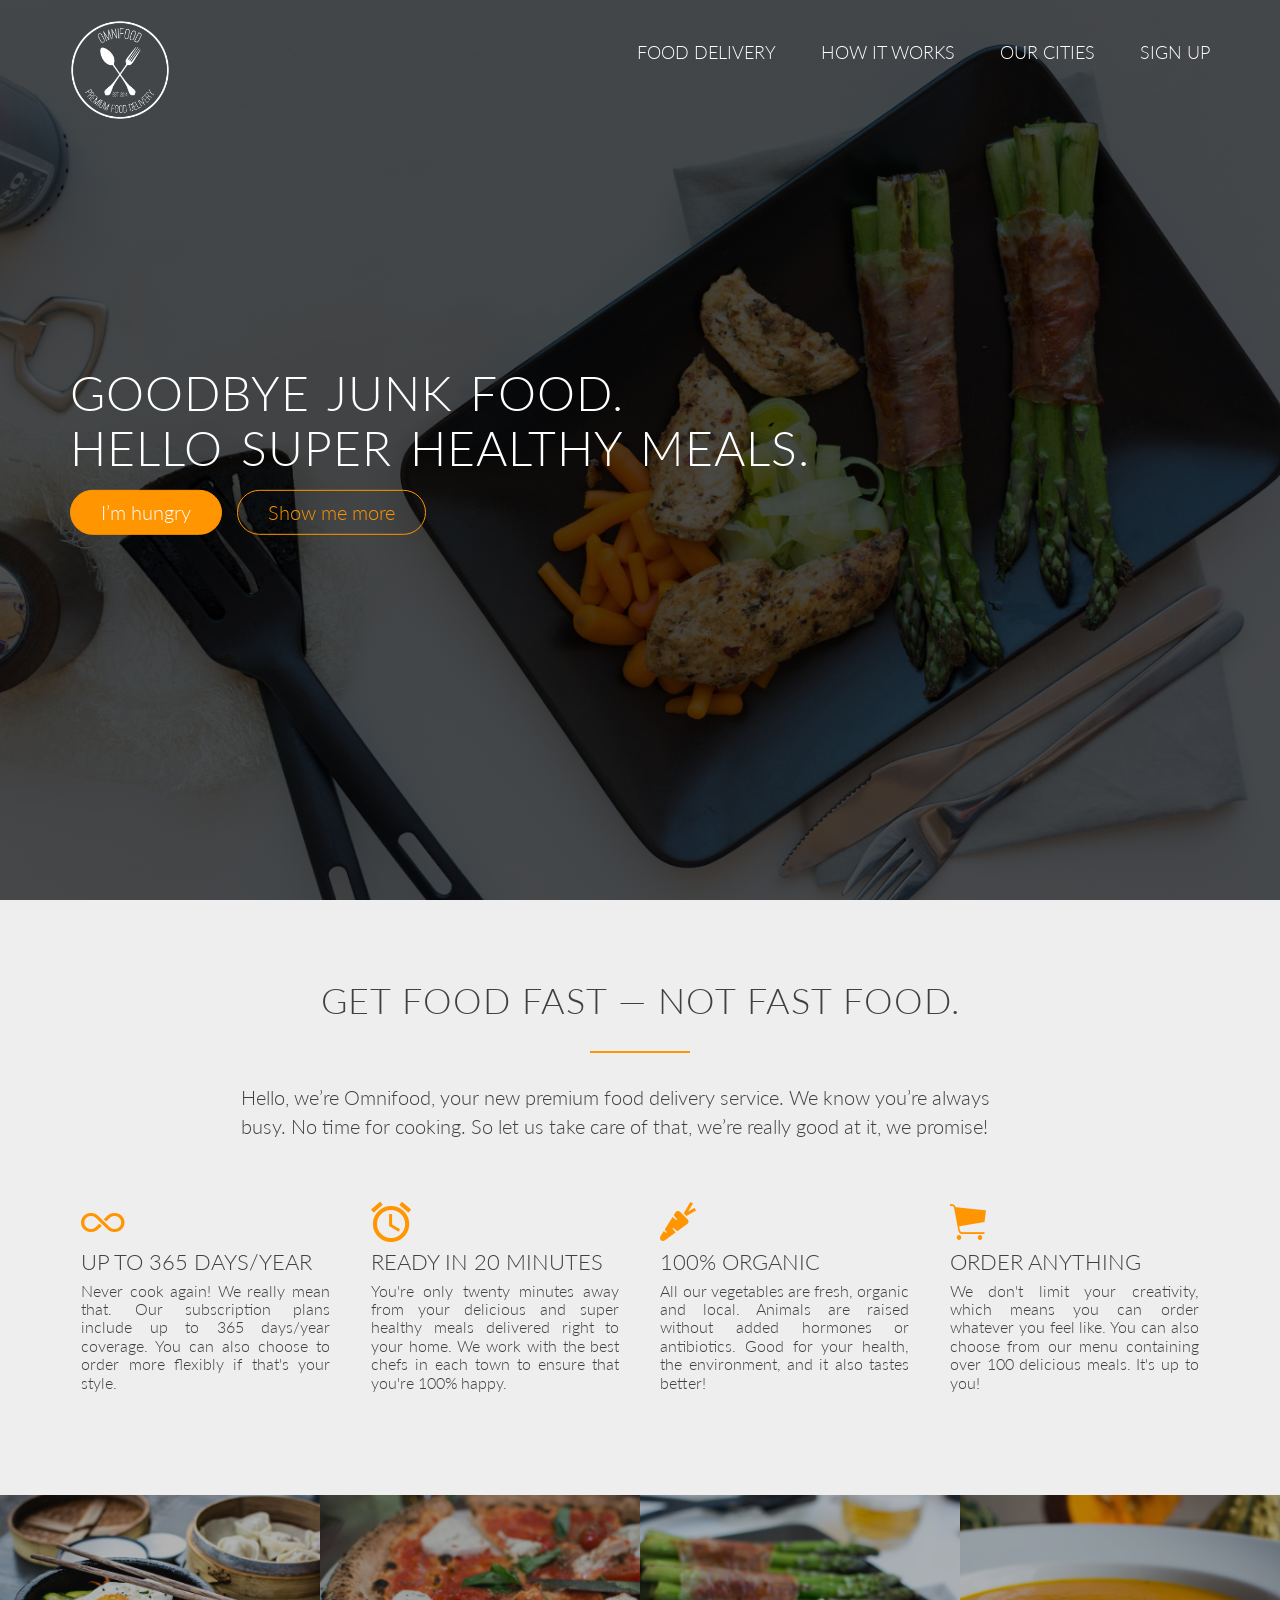
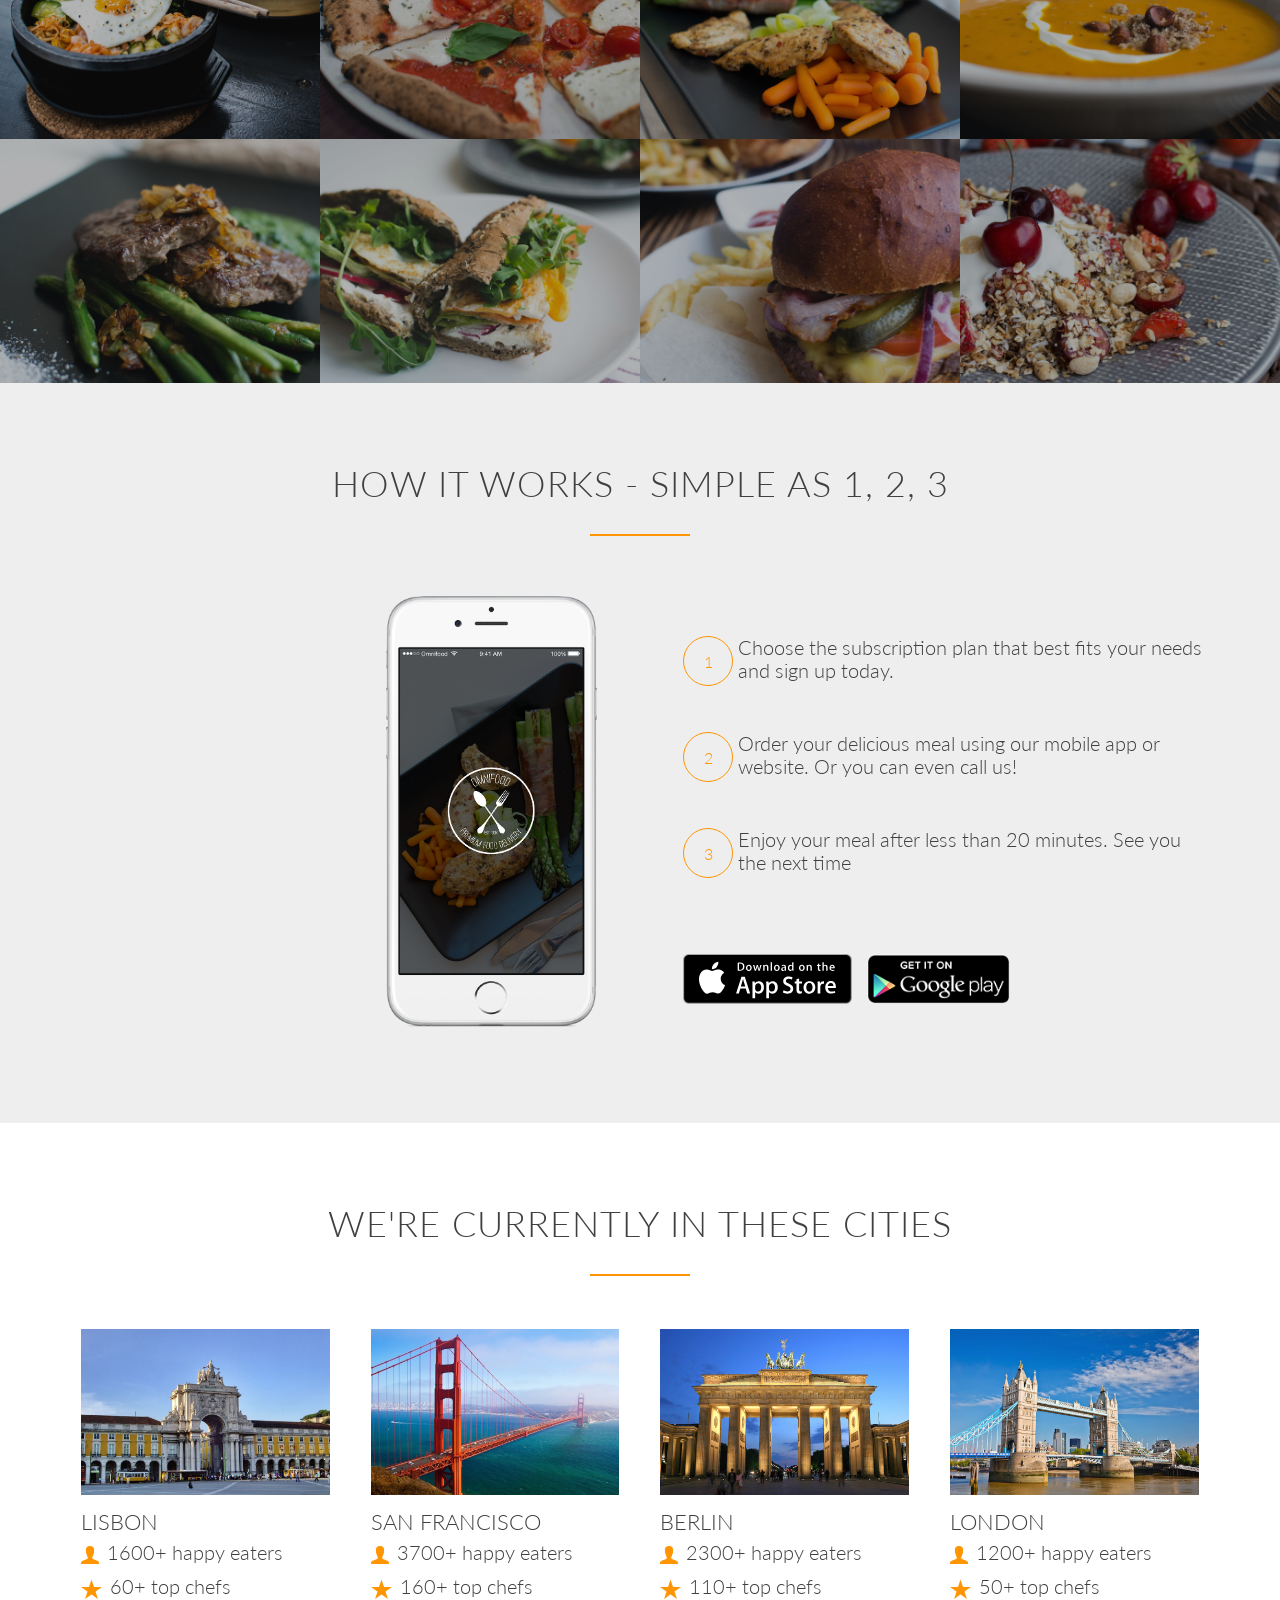
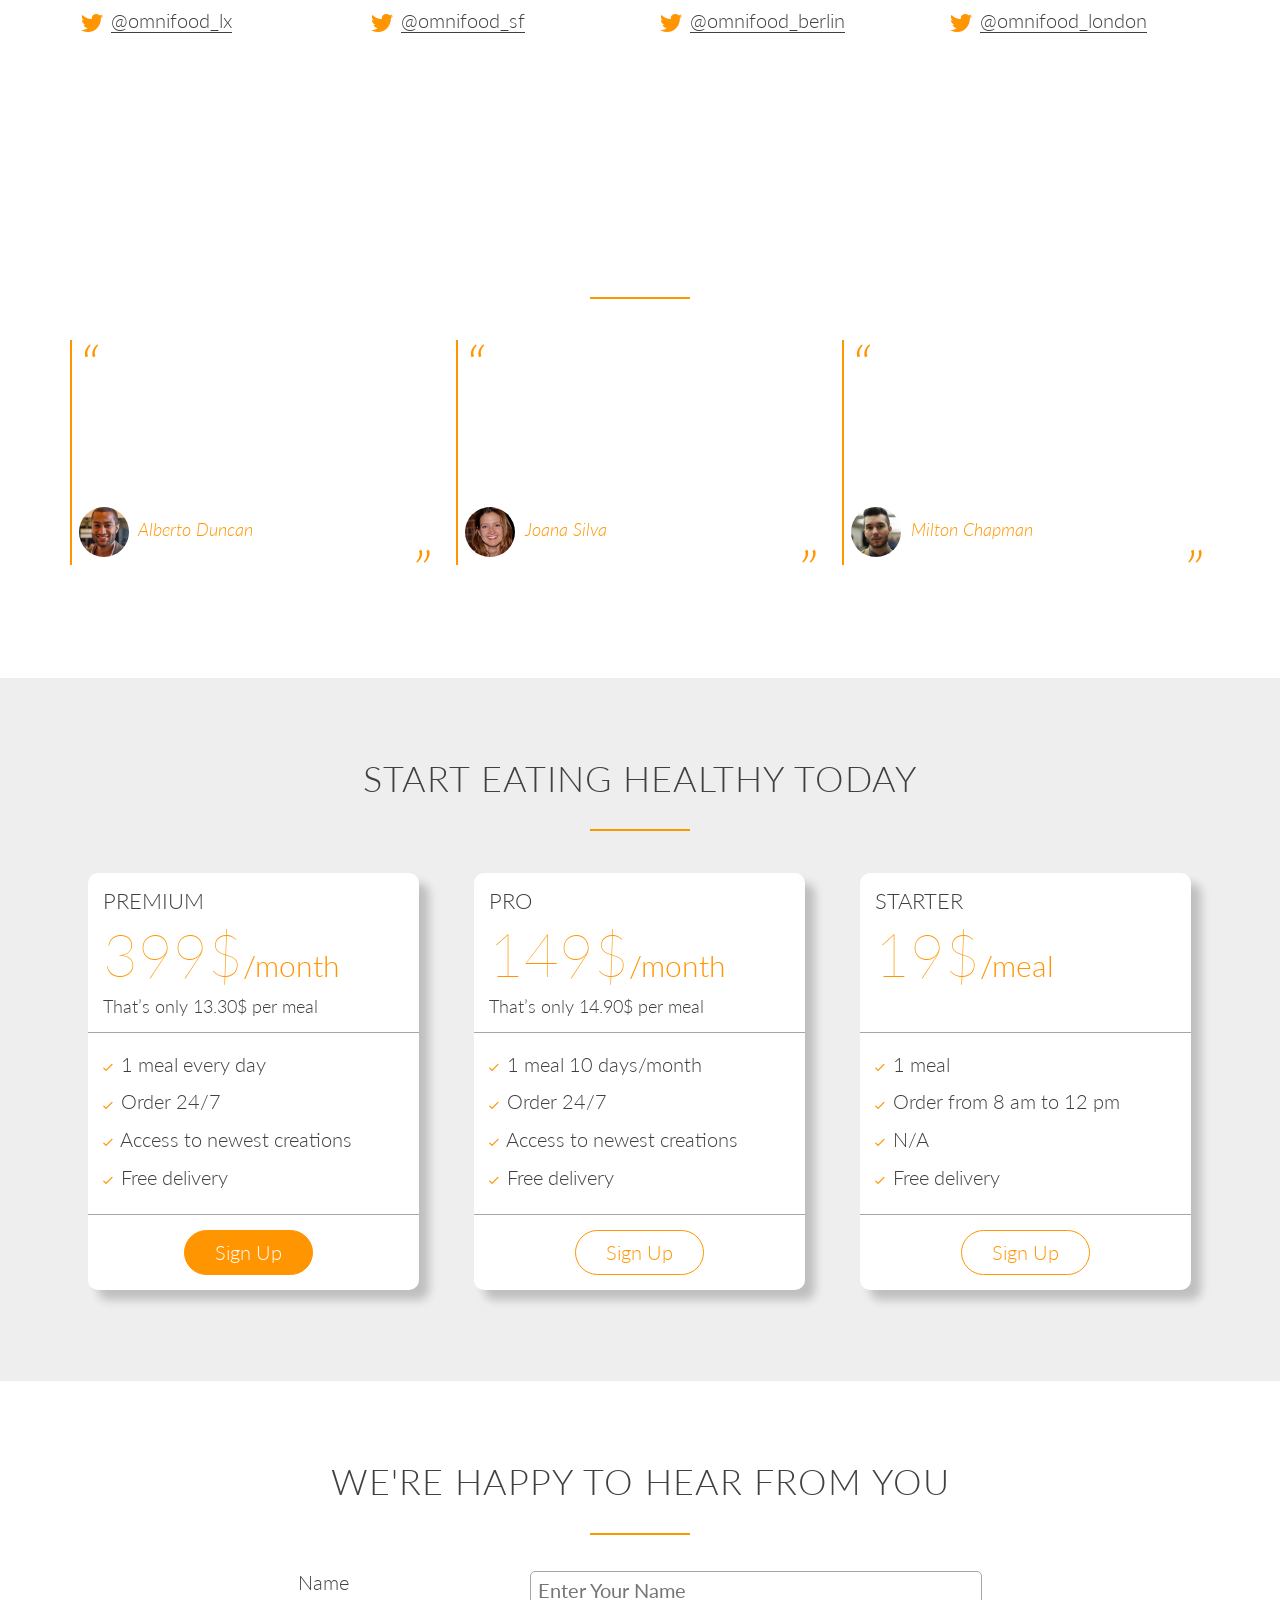
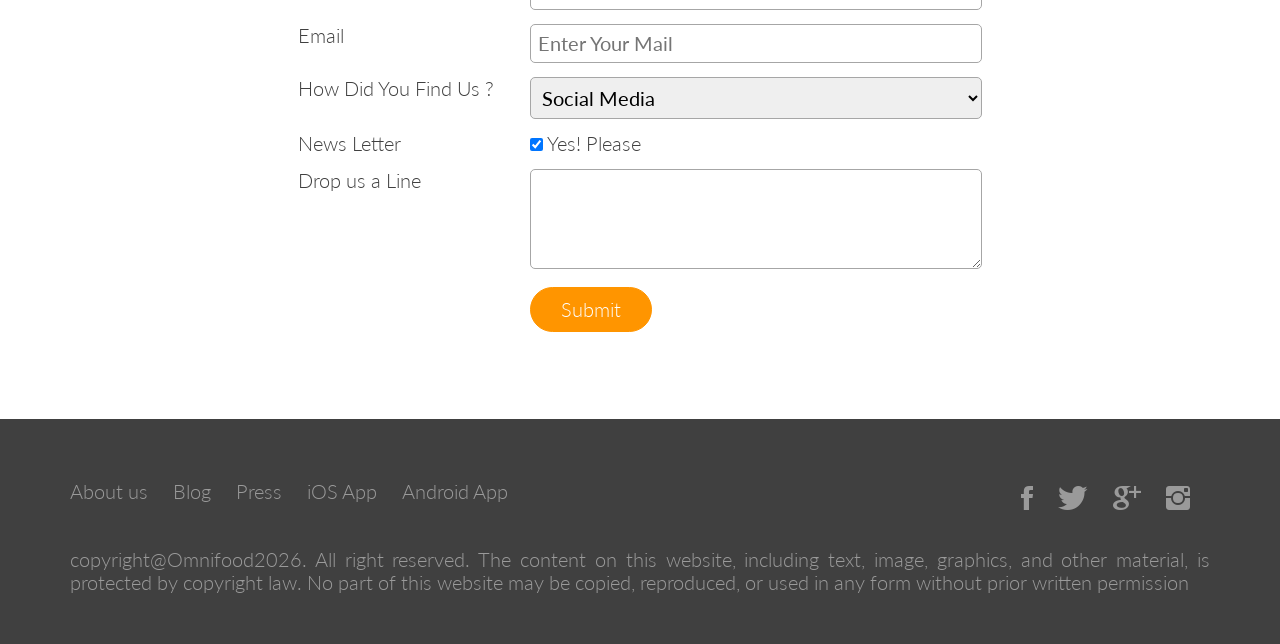
<file: omnifood26/omnifood26/index.html>
<!DOCTYPE html>
<html lang="en">

<head>
    <meta charset="UTF-8" />
    <meta name="viewport" content="width=device-width, initial-scale=1.0" />
    <title>Omnifood</title>
    <link rel="stylesheet" href="vendors/css/normalize.css" />
    <link rel="stylesheet" href="vendors/css/Grid.css" />
    <link rel="stylesheet" href="vendors/css/ionicons.min.css" />
    <link rel="stylesheet" href="vendors/css/animate.css" />
    <link rel="stylesheet" href="resource/css/style.css" />
    <link href="https://fonts.googleapis.com/css2?family=Lato:ital,wght@0,100;0,300;0,400;1,100&display=swap"
        rel="stylesheet">

</head>

<body>
    <header>
        <nav>
            <div class="row">
                <img src="resource/img/logo-white.png" alt="White logo" class="logo-white" />
                <img src="resource/img/logo.png" alt="Black logo" class="logo-black" />
                
                <ul class="main-nav">
                    <li><a href="#features">Food delivery</a></li>
                    <li><a href="#works">How it works</a></li>
                    <li><a href="#cities">Our cities</a></li>
                    <li><a href="#plans">Sign up</a></li>
                </ul>
            </div>
        </nav>
        <div class="header-text">
            <h1>Goodbye junk food. <br />Hello super healthy meals.</h1>
            <a href="#" class="btn btn-full js--scroll-to-plans">I’m hungry</a>
            <a href="#" class="btn btn-border js--scroll-to-features">Show me more</a>
        </div>
    </header>

    <section class="section-features js--section-features" id="features">
        <div class="row">
            <h2>Get food fast — not fast food.</h2>
            <p class="feature-text">Hello, we’re Omnifood, your new premium food delivery service. We know you’re always
                busy. No time for cooking. So let us take care of that, we’re really good at it, we promise!</p>
        </div>
        <div class="row js--wp-1">
            <div class="col span-1-of-4 box">
                <i class="ion-ios-infinite icon-big"></i>
                <h3>Up to 365 days/year</h3>
                <p>Never cook again! We really mean that. Our subscription plans include up to 365 days/year coverage.
                    You can also choose to order more flexibly if that's your style.</p>
            </div>
            <div class="col span-1-of-4 box">
                <i class="ion-android-alarm-clock icon-big"></i>
                <h3>Ready in 20 minutes</h3>
                <p>You're only twenty minutes away from your delicious and super healthy meals delivered right to your
                    home. We work with the best chefs in each town to ensure that you're 100% happy.</p>
            </div>
            <div class="col span-1-of-4 box">
                <i class="ion-ios-nutrition icon-big"></i>
                <h3>100% organic</h3>
                <p>All our vegetables are fresh, organic and local. Animals are raised without added hormones or
                    antibiotics. Good for your health, the environment, and it also tastes better!</p>
            </div>
            <div class="col span-1-of-4 box">
                <i class="ion-ios-cart icon-big"></i>
                <h3>Order anything</h3>
                <p>We don't limit your creativity, which means you can order whatever you feel like. You can also choose
                    from our menu containing over 100 delicious meals. It's up to you!</p>
            </div>
        </div>
    </section>

    <section class="section-meals">
        <ul class="meal-showcase clearfix">
            <li>
                <figure class="meal-photo">
                    <img src="resource/img/1.jpg" alt="Korean bibimbap with egg and vegetables" />
                </figure>
            </li>
            <li>
                <figure class="meal-photo">
                    <img src="resource/img/2.jpg" alt="Simple italian pizza with cherry tomatoes" />
                </figure>
            </li>
            <li>
                <figure class="meal-photo">
                    <img src="resource/img/3.jpg" alt="Chicken breast steak with vegetables" />
                </figure>
            </li>
            <li>
                <figure class="meal-photo">
                    <img src="resource/img/4.jpg" alt="Autumn pumpkin soup" />
                </figure>
            </li>
        </ul>

        <ul class="meal-showcase clearfix">
            <li>
                <figure class="meal-photo">
                    <img src="resource/img/5.jpg" alt="Paleo beef steak with vegetables" />
                </figure>
            </li>
            <li>
                <figure class="meal-photo">
                    <img src="resource/img/6.jpg" alt="Healthy baguette with egg and vegetables" />
                </figure>
            </li>
            <li>
                <figure class="meal-photo">
                    <img src="resource/img/7.jpg" alt="Burger with cheddar and bacon" />
                </figure>
            </li>
            <li>
                <figure class="meal-photo">
                    <img src="resource/img/8.jpg" alt="Granola with cherries and strawberries" />
                </figure>
            </li>
        </ul>
    </section>

    <section class="section-works" id="works">
        <div class="row">
            <h2>How it works - Simple as 1, 2, 3</h2>
        </div>
        <div class="row"> 
            <div class="col span-1-of-2 step-box">
                <img src="resource/img/app-iPhone.png" alt="Omnifood app on iPhone" class="js--wp-2">
            </div>
            <div class="col span-1-of-2 step-box">
                <div class="work-steps">
                <div>1</div>
                <p>Choose the subscription plan that best fits your needs and sign up today.</p>
                </div>
                <div class="work-steps">
                <div>2</div>
                <p>Order your delicious meal using our mobile app or website. Or you can even call us!</p>
                </div>
                <div class="work-steps">
                <div>3</div>
                <p>Enjoy your meal after less than 20 minutes. See you the next time</p>
                </div>
                <a href="#" class="btn-img"><img src="resource/img/download-app.svg"></a>
                <a href="#" class="btn-img"><img src="resource/img/download-app-android.png"></a>
                </div>
            </div>
    </section>

<!-- Cities -->


<section class="section-cities" id="cities">
    <div class="row">
        <h2>
            We're currently in these cities
        </h2>
    </div>
    <div class="row js--wp-3">
        <div class="col span-1-of-4 box">
            <img src="resource/img/lisbon-3.jpg" alt="Lisbon" >
            <h3>Lisbon</h3>
            <div class="city-features">
                <i class="ion-person icon-small"></i>
                1600+ happy eaters
            </div>
            <div class="city-features">
                <i class="ion-ios-star icon-small"></i>
                60+ top chefs
            </div>
            <div class="city-features">
                <i class="ion-social-twitter icon-small"></i>
                <a href="#">@omnifood_lx</a>
            </div>
        </div>
        <div class="col span-1-of-4 box">
            <img src="resource/img/san-francisco.jpg" alt="San Francisco" >
            <h3>San Francisco</h3>
            <div class="city-features">
                <i class="ion-person icon-small"></i>
                3700+ happy eaters
            </div>
            <div class="city-features">
                <i class="ion-ios-star icon-small"></i>
                160+ top chefs
            </div>
            <div class="city-features">
                <i class="ion-social-twitter icon-small"></i>
                <a href="#">@omnifood_sf</a>
            </div>
        </div>
        <div class="col span-1-of-4 box">
            <img src="resource/img/berlin.jpg" alt="Berlin" >
            <h3>Berlin</h3>
            <div class="city-features">
                <i class="ion-person icon-small"></i>
                2300+ happy eaters
            </div>
            <div class="city-features">
                <i class="ion-ios-star icon-small"></i>
                110+ top chefs
            </div>
            <div class="city-features">
                <i class="ion-social-twitter icon-small"></i>
                <a href="#">@omnifood_berlin</a>
            </div>
        </div>
        <div class="col span-1-of-4 box">
            <img src="resource/img/london.jpg" alt="London" >
            <h3>London</h3>
            <div class="city-features">
                <i class="ion-person icon-small"></i>
                1200+ happy eaters
            </div>
            <div class="city-features">
                <i class="ion-ios-star icon-small"></i>
                50+ top chefs
            </div>
            <div class="city-features">
                <i class="ion-social-twitter icon-small"></i>
                <a href="#">@omnifood_london</a>
            </div>
        </div>
    </div>
</section>

<section class="section-testimonials">
    <div class="row">
        <h2>Our customers can't live without us</h2>
    </div>
    <div class="row">
        <div class="col span-1-of-3">
            <blockquote>
                Omnifood is just awesome! I just launched a startup which leaves me with no time for cooking, so
                Omnifood is a life-saver. Now that I got used to it, I couldn't live without my daily meals!
                
                <cite><img src="resource/img/customer-1.jpg" alt="Customer 1"> Alberto Duncan</cite>
            </blockquote>
        </div>
        <div class="col span-1-of-3">
            <blockquote>
                Inexpensive, healthy and great-tasting meals, delivered right to my home. We have lots of food
                delivery here in Lisbon, but no one comes even close to Omifood. Me and my family are so in love!
                <cite><img src="resource/img/customer-2.jpg" alt="Customer 2"> Joana Silva</cite>
            </blockquote>
        </div>
        <div class="col span-1-of-3">
            <blockquote>
                I was looking for a quick and easy food delivery service in San Franciso. I tried a lot of them and
                ended up with Omnifood. Best food delivery service in the Bay Area. Keep up the great work!
                <cite><img src="resource/img/customer-3.jpg" alt="Customer 3"> Milton Chapman</cite>
            </blockquote>
        </div>
    </div>
</section>

<section class="section-plans js--section-plans" id="plans">
    <div class="row">
        <h2>
            Start Eating Healthy Today
        </h2>
    </div>
    <div class="row">
        <div class="col span-1-of-3">
            <div class="plan-box js--wp-4">
            <div>
                <h3>
                Premium 
                </h3>
                <p class="meal-month">
                    399$<span>/month</span>
                </p>
                <p class="meal-daily">
                    That’s only 13.30$ per meal
                </p>
            </div>
            <div>
                <ul>
                    <li><i class="ion-ios-checkmark-empty icon-small"></i>
                    1 meal every day
                    </li>
                    <li><i class="ion-ios-checkmark-empty icon-small"></i>
                    Order 24/7
                    </li>
                    <li><i class="ion-ios-checkmark-empty icon-small"></i>
                    Access to newest creations
                    </li>
                    <li><i class="ion-ios-checkmark-empty icon-small"></i>
                    Free delivery
                    </li>
                </ul>
            </div>
            <div>
                <a href="#" class="btn btn-full">Sign Up</a>
            </div>
            </div>
        </div>
        <div class="col span-1-of-3">
            <div class="plan-box">
            <div>
                <h3>
                Pro 
                </h3>
                <p class="meal-month">
                    149$<span>/month</span>
                </p>
                <p class="meal-daily">
                    That’s only 14.90$ per meal
                </p>
            </div>
            <div>
                <ul>
                    <li><i class="ion-ios-checkmark-empty icon-small"></i>
                    1 meal 10 days/month
                    </li>
                    <li><i class="ion-ios-checkmark-empty icon-small"></i>
                    Order 24/7
                    </li>
                    <li><i class="ion-ios-checkmark-empty icon-small"></i>
                    Access to newest creations
                    </li>
                    <li><i class="ion-ios-checkmark-empty icon-small"></i>
                    Free delivery
                    </li>
                </ul>
            </div>
            <div>
                <a href="#" class="btn btn-border">Sign Up</a>
            </div>
            </div>
        </div>
        <div class="col span-1-of-3">
            <div class="plan-box">
            <div>
                <h3>
                Starter
                </h3>
                <p class="meal-month">
                    19$<span>/meal</span>
                </p>
                <p class="meal-daily">
                    &nbsp
                </p>
            </div>
            <div>
                <ul>
                    <li><i class="ion-ios-checkmark-empty icon-small"></i>
                    1 meal
                    </li>
                    <li><i class="ion-ios-checkmark-empty icon-small"></i>
                    Order from 8 am to 12 pm
                    </li>
                    <li><i class="ion-ios-checkmark-empty icon-small"></i>
                    N/A        
                    </li>
                    <li><i class="ion-ios-checkmark-empty icon-small"></i>
                    Free delivery
                    </li>
                </ul>
            </div>
            <div>
                <a href="#" class="btn btn-border">Sign Up</a>
            </div>
            </div>
        </div>
    </div>
</section>
<section class="section-form">
    <div class="row">
        <h2>
            We're happy to hear from you
        </h2>
    </div>
    <div class="row">
        <form action="#" method="post" class="feedback-form">
            <div class="row">
                <div class="col span-1-of-3">
                    <label>Name</label>
                </div>
                <div class="col span-2-of-3">
                    <input type="text" name="name" id="name" placeholder="Enter Your Name" required>
                </div>
            </div>
            <div class="row">
                <div class="col span-1-of-3">
                    <label>Email</label>
                </div>
                <div class="col span-2-of-3">
                    <input type="email" name="email" id="email" placeholder="Enter Your Mail" required>
                </div>
            </div>
            <div class="row">
                <div class="col span-1-of-3">
                    <label>How Did You Find Us ?</label>
                </div>
                <div class="col span-2-of-3">
                <select name="find-us" id="find-us">
                    <option value="news">Newspaper</option>
                    <option value="ads">Ads</option>
                    <option value="sm" selected>Social Media</option>
                    <option value="ff">Friends/Family</option>
                    <option value="other"">Other</option>
                </select>    
                </div>
            </div>
            <div class="row">
                <div class="col span-1-of-3">
                    <label>News Letter</label>
                </div>
                <div class="col span-2-of-3">
                <input type="checkbox" name="news" id="news" checked> Yes! Please
                </div>
            </div>
            <div class="row">
                <div class="col span-1-of-3">
                    <label>Drop us a Line</label>
                </div>
                <div class="col span-2-of-3">
                <textarea name="feedback" id="feedback"></textarea>
                </div>
            </div>
            <div class="row">
                <div class="col span-1-of-3">
                </div>
                <div class="col span-2-of-3">
                    <input type="submit" name="submit" id="submit">
                </div>
            </div>
        </form>
    </div>
</section>

<footer>
    <div class="row">
        <div class="col span-1-of-2">
            <ul class="footer-navs">
                <li><a href="#">About us</a></li>
                <li><a href="#">Blog</a></li>
                <li><a href="#">Press</a></li>
                <li><a href="#">iOS App</a></li>
                <li><a href="#">Android App</a></li>
            </ul>
        </div>
        <div class="col span-1-of-2">
            <ul class="social-navs">
                <li><a href="#"><i class="ion-social-facebook"></i></a></li>
                <li><a href="#"><i class="ion-social-twitter"></i></a></li>
                <li><a href="#"><i class="ion-social-googleplus"></i></a></li>
                <li><a href="#"><i class="ion-social-instagram"></i></a></li>
            </ul>
        </div>
    </div>
    <div class="row">
        <p>copyright@Omnifood2026. All right reserved. The content on this website, including text, image, graphics, and other material, is protected by copyright law. No part of this website may be copied, reproduced, or used in any form without prior written permission</p>
    </div>
</footer>

<script src="https://ajax.googleapis.com/ajax/libs/jquery/3.7.1/jquery.min.js"></script>
<script src="vendors/js/jquery.waypoints.min.js"></script>
<script src="resource/js/index.js"></script>
</body>

</html>
</file>
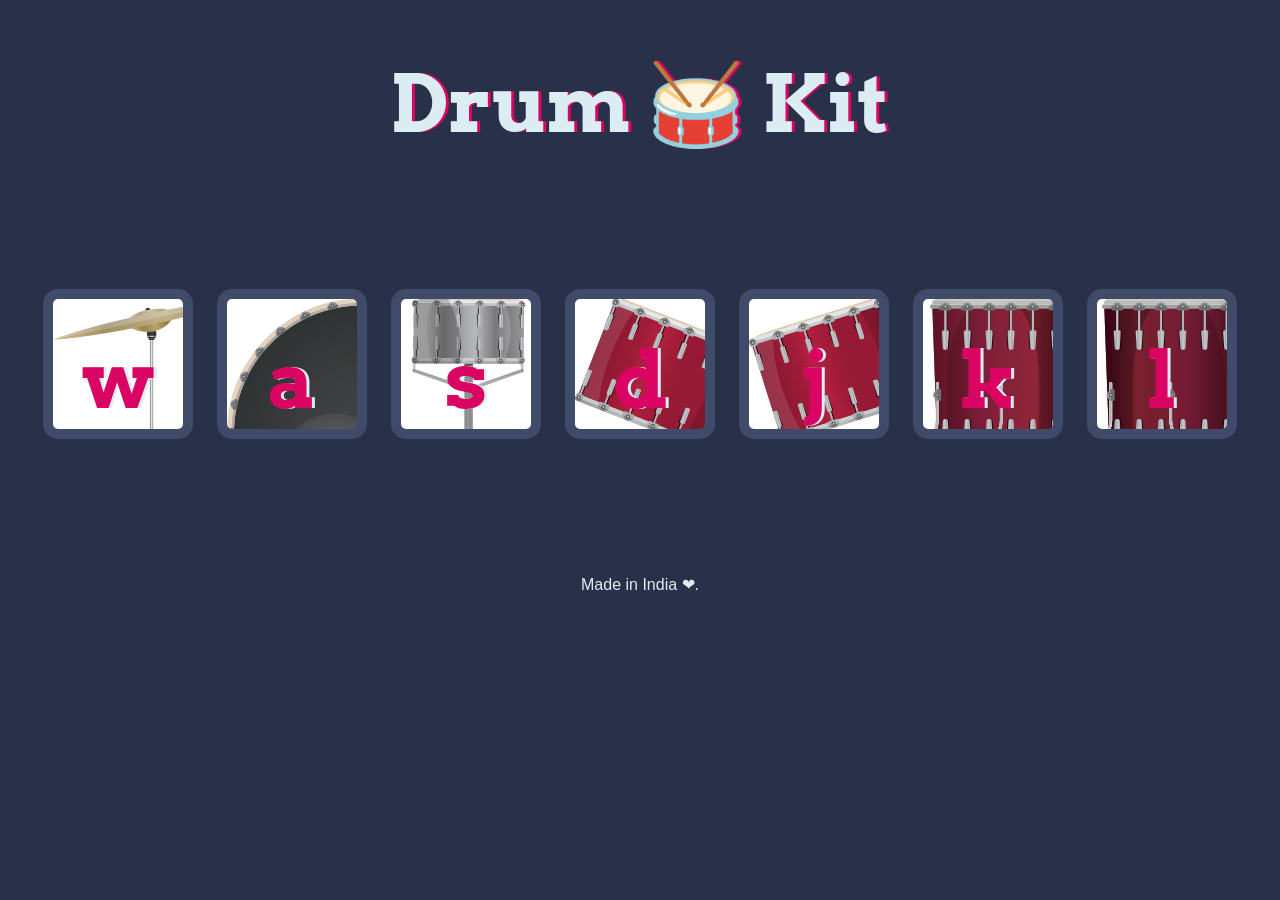
<file: omnifood26/omnifood26/Drum_Kit/Drum_Kit/index.html>
<!DOCTYPE html>
<html lang="en" dir="ltr">

<head>
  <meta charset="utf-8">
  <title>Drum Kit</title>
  <link rel="stylesheet" href="styles.css">
  <link href="https://fonts.googleapis.com/css?family=Arvo" rel="stylesheet">
</head>

<body>

  <h1 id="title">Drum 🥁 Kit</h1>
  <div class="set">
    <button class="w drum">w</button>
    <button class="a drum">a</button>
    <button class="s drum">s</button>
    <button class="d drum">d</button>
    <button class="j drum">j</button>
    <button class="k drum">k</button>
    <button class="l drum">l</button>
  </div>


  <footer>
    Made in India ❤.
  </footer>
  <script src="index.js"></script>
</body>

</html>
</file>
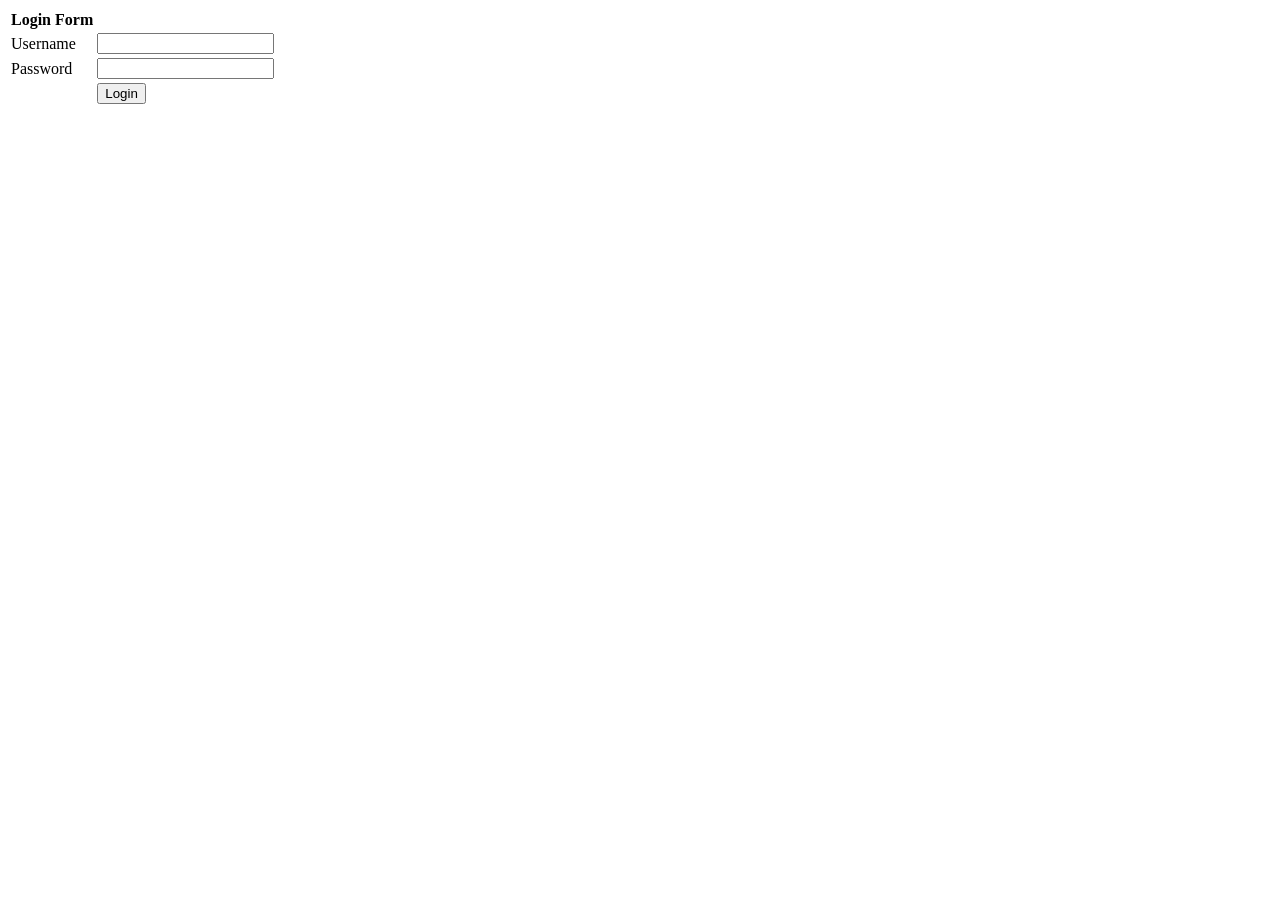
<file: omnifood26/omnifood26/form.html>
<!DOCTYPE html>
<html lang="en">
<head>
    <meta charset="UTF-8">
    <meta name="viewport" content="width=device-width, initial-scale=1.0">
    <title>Document</title>
</head>
<body>
    <form action="#" method="post">
        <table>
            <th>
                Login Form
            </th>
            <tr>
                <td>Username</td>
                <td><input type="text" name="user" id="user"></input></td>
            </tr>
            <tr>
                <td>Password</td>
                <td>
                    <input type="password" name="password" id="password">
                </td>
            </tr>
            <tr>
                <td></td>
                <td><input type="Submit" name="submit" value="Login"></td>
            </tr>
        </table>
    </form>
</body>
</html>
</file>
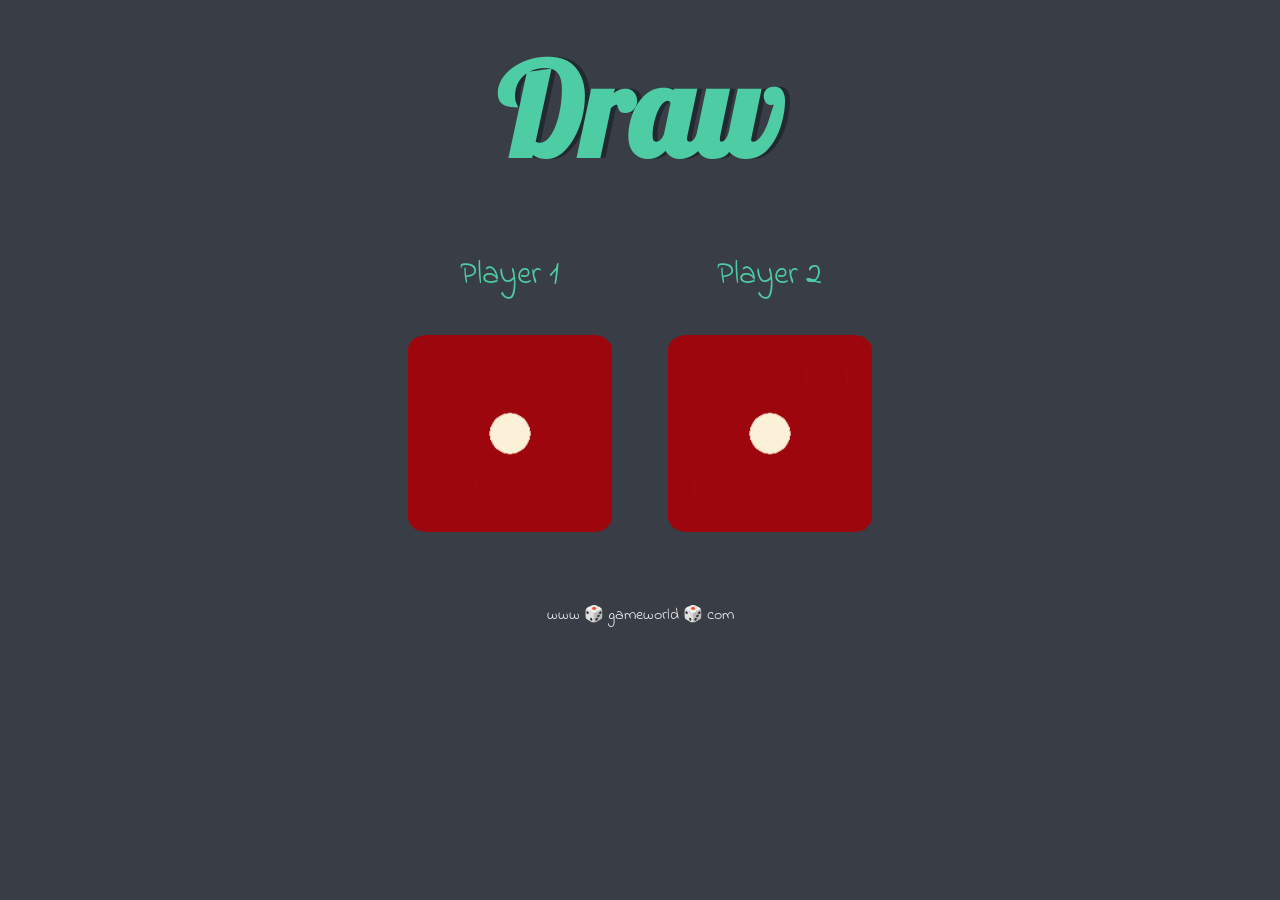
<file: omnifood26/omnifood26/DiceeChallenge/DiceeChallenge/dicee.html>
<!DOCTYPE html>
<html lang="en" dir="ltr">
  <head>
    <meta charset="utf-8">
    <title>Dicee</title>
    <link rel="stylesheet" href="styles.css">
    <link href="https://fonts.googleapis.com/css?family=Indie+Flower|Lobster" rel="stylesheet">

  </head>
  <body>

    <div class="container">
      <h1>Refresh Me</h1>

      <div class="dice">
        <p>Player 1</p>
        <img class="img1" src="images/dice1.png">
      </div>

      <div class="dice">
        <p>Player 2</p>
        <img class="img2" src="images/dice1.png">
      </div>

    </div>



  <footer>
    www 🎲 gameworld 🎲 com
  </footer>
  <script src="dice.js"></script>
  </body>
  </html>
</file>
<file: omnifood26/omnifood26/vendors/css/Grid.css>
/*  SECTIONS  ============================================================================= */

.section {
	clear: both;
	padding: 0px;
	margin: 0px;
}

/*  GROUPING  ============================================================================= */

.row {
    zoom: 1; /* For IE 6/7 (trigger hasLayout) */
}

.row:before,
.row:after {
    content:"";
    display:table;
}
.row:after {
    clear:both;
}

/*  GRID COLUMN SETUP   ==================================================================== */

.col {
	display: block;
	float:left;
	margin: 1% 0 1% 1.6%;
}

.col:first-child { margin-left: 0; } /* all browsers except IE6 and lower */


/*  REMOVE MARGINS AS ALL GO FULL WIDTH AT 480 PIXELS */

@media only screen and (max-width: 480px) {
	.col { 
		/*margin: 1% 0 1% 0%;*/
        margin: 0;
	}
}


/*  GRID OF TWO   ============================================================================= */


.span-2-of-2 {
	width: 100%;
}

.span-1-of-2 {
	width: 49.2%;
}

/*  GO FULL WIDTH AT LESS THAN 480 PIXELS */

@media only screen and (max-width: 480px) {
	.span-2-of-2 {
		width: 100%; 
	}
	.span-1-of-2 {
		width: 100%; 
	}
}


/*  GRID OF THREE   ============================================================================= */

	
.span-3-of-3 {
	width: 100%; 
}

.span-2-of-3 {
	width: 66.13%; 
}

.span-1-of-3 {
	width: 32.26%; 
}


/*  GO FULL WIDTH AT LESS THAN 480 PIXELS */

@media only screen and (max-width: 480px) {
	.span-3-of-3 {
		width: 100%; 
	}
	.span-2-of-3 {
		width: 100%; 
	}
	.span-1-of-3 {
		width: 100%;
	}
}

/*  GRID OF FOUR   ============================================================================= */

	
.span-4-of-4 {
	width: 100%; 
}

.span-3-of-4 {
	width: 74.6%; 
}

.span-2-of-4 {
	width: 49.2%; 
}

.span-1-of-4 {
	width: 23.8%; 
}


/*  GO FULL WIDTH AT LESS THAN 480 PIXELS */

@media only screen and (max-width: 480px) {
	.span-4-of-4 {
		width: 100%; 
	}
	.span-3-of-4 {
		width: 100%; 
	}
	.span-2-of-4 {
		width: 100%; 
	}
	.span-1-of-4 {
		width: 100%; 
	}
}


/*  GRID OF FIVE   ============================================================================= */

	
.span-5-of-5 {
	width: 100%;
}

.span-4-of-5 {
  	width: 79.68%; 
}

.span-3-of-5 {
  	width: 59.36%; 
}

.span-2-of-5 {
  	width: 39.04%;
}

.span-1-of-5 {
  	width: 18.72%;
}


/*  GO FULL WIDTH AT LESS THAN 480 PIXELS */

@media only screen and (max-width: 480px) {
	.span-5-of-5 {
		width: 100%; 
	}
	.span-4-of-5 {
		width: 100%; 
	}
	.span-3-of-5 {
		width: 100%; 
	}
	.span-2-of-5 {
		width: 100%; 
	}
	.span-1-of-5 {
		width: 100%; 
	}
}


/*  GRID OF SIX   ============================================================================= */


.span-6-of-6 {
	width: 100%;
}

.span-5-of-6 {
  	width: 83.06%;
}

.span-4-of-6 {
  	width: 66.13%;
}

.span-3-of-6 {
  	width: 49.2%;
}

.span-2-of-6 {
  	width: 32.26%;
}

.span-1-of-6 {
  	width: 15.33%;
}


/*  GO FULL WIDTH AT LESS THAN 480 PIXELS */

@media only screen and (max-width: 480px) {
	.span-6-of-6 {
		width: 100%; 
	}
	.span-5-of-6 {
		width: 100%; 
	}
	.span-4-of-6 {
		width: 100%; 
	}
	.span-3-of-6 {
		width: 100%; 
	}
	.span-2-of-6 {
		width: 100%; 
	}
	.span-1-of-6 {
		width: 100%; 
	}
}



/*  GRID OF SEVEN   ============================================================================= */


.span-7-of-7 {
	width: 100%;
}

.span-6-of-7 {
	width: 85.48%;
}

.span-5-of-7 {
  	width: 70.97%;
}

.span-4-of-7 {
  	width: 56.45%;
}

.span-3-of-7 {
  	width: 41.94%;
}

.span-2-of-7 {
  	width: 27.42%;
}

.span-1-of-7 {
  	width: 12.91%;
}


/*  GO FULL WIDTH AT LESS THAN 480 PIXELS */

@media only screen and (max-width: 480px) {
	.span-7-of-7 {
		width: 100%; 
	}
	.span-6-of-7 {
		width: 100%; 
	}
	.span-5-of-7 {
		width: 100%; 
	}
	.span-4-of-7 {
		width: 100%; 
	}
	.span-3-of-7 {
		width: 100%; 
	}
	.span-2-of-7 {
		width: 100%; 
	}
	.span-1-of-7 {
		width: 100%; 
	}
}


/*  GRID OF EIGHT   ============================================================================= */

	
.span-8-of-8 {
	width: 100%;
}

.span-7-of-8 {
	width: 87.3%; 
}

.span-6-of-8 {
	width: 74.6%; 
}

.span-5-of-8 {
	width: 61.9%; 
}

.span-4-of-8 {
	width: 49.2%; 
}

.span-3-of-8 {
	width: 36.5%;
}

.span-2-of-8 {
	width: 23.8%; 
}

.span-1-of-8 {
	width: 11.1%; 
}


/*  GO FULL WIDTH AT LESS THAN 480 PIXELS */

@media only screen and (max-width: 480px) {
	.span-8-of-8 {
		width: 100%; 
	}
	.span-7-of-8 {
		width: 100%; 
	}
	.span-6-of-8 {
		width: 100%; 
	}
	.span-5-of-8 {
		width: 100%; 
	}
	.span-4-of-8 {
		width: 100%; 
	}
	.span-3-of-8 {
		width: 100%; 
	}
	.span-2-of-8 {
		width: 100%; 
	}
	.span-1-of-8 {
		width: 100%; 
	}
}


/*  GRID OF NINE   ============================================================================= */


.span-9-of-9 {
	width: 100%;
}

.span-8-of-9 {
	width: 88.71%;
}

.span-7-of-9 {
	width: 77.42%; 
}

.span-6-of-9 {
	width: 66.13%; 
}

.span-5-of-9 {
	width: 54.84%; 
}

.span-4-of-9 {
	width: 43.55%; 
}

.span-3-of-9 {
	width: 32.26%;
}

.span-2-of-9 {
	width: 20.97%; 
}

.span-1-of-9 {
	width: 9.68%; 
}


/*  GO FULL WIDTH AT LESS THAN 480 PIXELS */

@media only screen and (max-width: 480px) {
	.span-9-of-9 {
		width: 100%; 
	}
	.span-8-of-9 {
		width: 100%; 
	}
	.span-7-of-9 {
		width: 100%; 
	}
	.span-6-of-9 {
		width: 100%; 
	}
	.span-5-of-9 {
		width: 100%; 
	}
	.span-4-of-9 {
		width: 100%; 
	}
	.span-3-of-9 {
		width: 100%; 
	}
	.span-2-of-9 {
		width: 100%; 
	}
	.span-1-of-9 {
		width: 100%; 
	}
}


/*  GRID OF TEN   ============================================================================= */


.span-10-of-10 {
	width: 100%;
}

.span-9-of-10 {
	width: 89.84%;
}

.span-8-of-10 {
	width: 79.68%;
}

.span-7-of-10 {
	width: 69.52%; 
}

.span-6-of-10 {
	width: 59.36%; 
}

.span-5-of-10 {
	width: 49.2%; 
}

.span-4-of-10 {
	width: 39.04%; 
}

.span-3-of-10 {
	width: 28.88%;
}

.span-2-of-10 {
	width: 18.72%; 
}

.span-1-of-10 {
	width: 8.56%; 
}


/*  GO FULL WIDTH AT LESS THAN 480 PIXELS */

@media only screen and (max-width: 480px) {
	.span-10-of-10 {
		width: 100%; 
	}
	.span-9-of-10 {
		width: 100%; 
	}
	.span-8-of-10 {
		width: 100%; 
	}
	.span-7-of-10 {
		width: 100%; 
	}
	.span-6-of-10 {
		width: 100%; 
	}
	.span-5-of-10 {
		width: 100%; 
	}
	.span-4-of-10 {
		width: 100%; 
	}
	.span-3-of-10 {
		width: 100%; 
	}
	.span-2-of-10 {
		width: 100%; 
	}
	.span-1-of-10 {
		width: 100%; 
	}
}


/*  GRID OF ELEVEN   ============================================================================= */

.span-11-of-11 {
	width: 100%;
}

.span-10-of-11 {
	width: 90.76%;
}

.span-9-of-11 {
	width: 81.52%;
}

.span-8-of-11 {
	width: 72.29%;
}

.span-7-of-11 {
	width: 63.05%; 
}

.span-6-of-11 {
	width: 53.81%; 
}

.span-5-of-11 {
	width: 44.58%; 
}

.span-4-of-11 {
	width: 35.34%; 
}

.span-3-of-11 {
	width: 26.1%;
}

.span-2-of-11 {
	width: 16.87%; 
}

.span-1-of-11 {
	width: 7.63%; 
}


/*  GO FULL WIDTH AT LESS THAN 480 PIXELS */

@media only screen and (max-width: 480px) {
	.span-11-of-11 {
		width: 100%; 
	}
	.span-10-of-11 {
		width: 100%; 
	}
	.span-9-of-11 {
		width: 100%; 
	}
	.span-8-of-11 {
		width: 100%; 
	}
	.span-7-of-11 {
		width: 100%; 
	}
	.span-6-of-11 {
		width: 100%; 
	}
	.span-5-of-11 {
		width: 100%; 
	}
	.span-4-of-11 {
		width: 100%; 
	}
	.span-3-of-11 {
		width: 100%; 
	}
	.span-2-of-11 {
		width: 100%; 
	}
	.span-1-of-11 {
		width: 100%; 
	}
}


/*  GRID OF TWELVE   ============================================================================= */

.span-12-of-12 {
	width: 100%;
}

.span-11-of-12 {
	width: 91.53%;
}

.span-10-of-12 {
	width: 83.06%;
}

.span-9-of-12 {
	width: 74.6%;
}

.span-8-of-12 {
	width: 66.13%;
}

.span-7-of-12 {
	width: 57.66%; 
}

.span-6-of-12 {
	width: 49.2%; 
}

.span-5-of-12 {
	width: 40.73%; 
}

.span-4-of-12 {
	width: 32.26%; 
}

.span-3-of-12 {
	width: 23.8%;
}

.span-2-of-12 {
	width: 15.33%; 
}

.span-1-of-12 {
	width: 6.86%; 
}


/*  GO FULL WIDTH AT LESS THAN 480 PIXELS */

@media only screen and (max-width: 480px) {
	.span-12-of-12 {
		width: 100%; 
	}
	.span-11-of-12 {
		width: 100%; 
	}
	.span-10-of-12 {
		width: 100%; 
	}
	.span-9-of-12 {
		width: 100%; 
	}
	.span-8-of-12 {
		width: 100%; 
	}
	.span-7-of-12 {
		width: 100%; 
	}
	.span-6-of-12 {
		width: 100%; 
	}
	.span-5-of-12 {
		width: 100%; 
	}
	.span-4-of-12 {
		width: 100%; 
	}
	.span-3-of-12 {
		width: 100%; 
	}
	.span-2-of-12 {
		width: 100%; 
	}
	.span-1-of-12 {
		width: 100%; 
	}
}
</file>
<file: omnifood26/omnifood26/resource/css/style.css>
*{
    margin: 0;
    padding: 0;
    box-sizing: border-box;
}

html{
    font-family: "lato", "arial", sans-serif;
    font-size: 20px;
    font-weight: 300;
    color: #404040;
    background-color: #fff;
    text-rendering: optimizeLegibility;
}

.row{
    max-width: 1140px;
    margin: 0 auto;
}

header{
    background-image: linear-gradient(rgba(0, 0, 0, 0.7), rgba(0, 0, 0, 0.7)), url("../css/img/hero.jpg");
    height: 100vh;
    background-size: cover;
    background-position: center;
    background-attachment: fixed;
}

.header-text{
    position: absolute;
    top: 50%;
    left: 50%;
    width: 1140px;
    transform: translate(-50%, -50%);
}

h1, h2, h3{
    font-weight: 300;
    text-transform: uppercase;
}

h1{
    margin-top: 0;
    margin-bottom: 15px;
    color: #fff;
    font-size: 240%;
    word-spacing: 4px;
    letter-spacing: 1px;
}

h2{
    font-size: 180%;
    text-align: center;
    margin-bottom: 30px;
    letter-spacing: 1px;
}

h2::after{
    height: 2px;
    background-color: #ff9500;
    display: block;
    content: " ";
    width: 100px;
    margin: 30px auto 0 ;
}

h3{
    font-size: 110%;
    margin-bottom: 7px;
}


a:link,
a:visited{
    color: #404040;
    text-decoration: none;
    border-bottom: 1px solid #404040;
}

a:hover,
a:active{
    color: #ff9500;
    border-bottom: 1px solid #404040;
    transition: all 0.3s ease;
}


.btn:link,
.btn:visited,
input[type=submit]
{
    display: inline-block;
    padding: 10px 30px;
    text-decoration: none;
    font-weight: 300;
    border-radius: 100px;
    transition: background-color 0.2s, color 0.2s, border 0.2s;
}

.btn-full:link,
.btn-full:visited,
input[type=submit]
{
    color: #fff;
    background-color: #ff9500;
    border: 1px solid #ff9500;
    margin-right: 10px;
}

.btn-border:link,
.btn-border:visited{
    color: #ff9500;
    border: 1px solid #ff9500;
}

.btn:hover,
.btn:active,
input[type=submit]:hover,
input[type=submit]:active{
    background-color: #e18300;
}

.btn-full:hover,
.btn-full:active
{
    border: 1px solid #e18300;
}

.btn-border:hover,
.btn-border:active{
    border: 1px solid #e18300;
    color: #fff;
}

.logo-white{
    height: 100px;
    width: auto;
    float: left;
    margin-top: 20px;
}

.logo-black{
    height: 50px;
    width: auto;
    float: left;
    margin: 5px 0;
    display: none;
}

.main-nav{
    float: right;
    list-style: none;
    margin-top: 40px;
}

.main-nav li{
    display: inline-block;
    margin-left: 40px;
}

.main-nav li a:link,
.main-nav li a:visited{
    color: #fff;
    text-decoration: none;
    text-transform: uppercase;
    font-size: 90%;
    padding: 8px 0;
    border-bottom: 2px solid transparent;
    transition: border-bottom 0.2s;
}

.main-nav li a:hover,
.main-nav li a:active{
    border-bottom: 2px solid #e18300;
}

section{
    padding: 80px 0;
}

.section-features{
    background-color: #eeeeee;
}
.feature-text{
    width: 70%;
    margin-left: 15%;
    line-height: 145%;
    margin-bottom: 30px;
}

.box{
    padding: 1%;
}

.box p{
    font-size: 80%;
    text-align: justify;

}

.icon-big{
    color : #ff9500;
    font-size: 240%;
}

.meal-showcase{
    list-style: none;
    width: 100%;
}

.meal-showcase li{
    width: 25%;
    float: left;
}

.meal-photo{
    width: 100%;
    margin: 0;
    background-color: #000;
    overflow: hidden;
}

.meal-photo img{
    width: 100%;
    height: auto;
    transform: scale(1.15);
    transition: transform 0.5s, opacity 0.5s;
    opacity: 0.7;
}

.meal-photo img:hover{
    transform: scale(1.04);
    opacity: 1;
}

.section-meals{
    padding: 0;
}

.section-works{
    background-color: #eeeeee;
}

.step-box img{
    width: 40%;
    height: auto;
}
.step-box:first-child{
    text-align: right;
    padding-right: 3%;
    margin-top: 30px;
}
.step-box:last-child{
    padding-left: 3%;
    margin-top: 70px;
}
.work-steps{
    margin-bottom: 50px;
}

.work-steps div{
    width: 50px;
    height: 50px;
    background-color: transparent;
    color: #ff9500;
    border: 1px solid #ff9500;
    border-radius: 50%;
    text-align: center;
    line-height: 50px;
    font-size: 80%;
    float: left;
    margin-right: 5px;
}

.work-steps div:hover{
    background-color: #ff9500;
    color: #fff;
    transition: all 0.5s ease;
    cursor: pointer;
}

.btn-img:link,
.btn-img:visited{
    border: 0px;
}

.btn-img img{
    height: 50px;
    width: auto;
    margin-right: 10px;
}

.btn-img img:hover{
    transform: scale(1.1);
    transition: all 0.5s ease;
}

.work-steps:last-of-type{
    margin-bottom:80px;
}

.clearfix::after{
    content: " ";
    display: table;
    clear: both;
}


.box img{
    width: 100%;
    height: auto;
    margin-bottom: 10px;
}

.box img:hover{
    transform: scale(1.1);
    transition: all ease 0.8s;
}

.city-features{
    margin-bottom: 6px;
}

.icon-small{
    color: #ff9500;
    font-size: 120%;
    vertical-align: middle;
    margin-right: 3px;
}

.icon-small:hover{
    color: #e18300;
    transition: color 0.2s;
}

.section-testimonials{
        background-image: linear-gradient(rgba(0, 0, 0, 0.7), rgba(0, 0, 0, 0.7)), url("img/back-customers.jpg");
        background-size: cover;
        background-position: center;
        color: #fff;
        background-attachment: fixed;
}

blockquote::before{
    content: "“";
    font-size: 300%;
    position: relative;
    top: 5px;
    left: -0px;
    color: #ff9500;
}

blockquote{
    font-style: italic;
    line-height: 145%;
    text-align: justify;
    color: #ffffff;
    padding: 2%;
    border-left: 2px solid #ff9500;
}

blockquote::after{
    content: "”";
    font-size: 300%;
    color: #ff9500;
    vertical-align: top;
    float: right;
}

cite{
    display: block;
    font-size: 90%;
    color: #ff9500;
}

cite img{
    height: 50px;
    width: auto;
    border-radius: 50%;
    vertical-align: middle; 
    margin-right: 5px;
}

.section-plans{
    background-color: #eeeeee;
}

.plan-box{
    background-color: #fff;
    width: 90%;
    margin-left: 5%;
    border-radius: 10px;
    box-shadow: 10px 10px 10px #00000033;
}



.meal-month{
    font-size: 300%;
    color: #ff9500;
    font-weight: 100;
    margin-bottom: 7px;
}

.meal-month span{
    font-size: 50%;
    font-weight: 300;
}

.plan-box div{
    border-bottom: 1px solid #a6a6a6;
    padding: 15px;
}

.meal-daily{
    font-size: 90%;
}


.plan-box ul{
    list-style: none;
}

.plan-box ul li{
    padding: 5px 0;
}

.plan-box div:last-child{
    text-align: center;
    border-bottom: 0px;
}

.feedback-form{
    width: 60%;
    margin: 0 auto;
}

input[type=text],
input[type=email],
select, 
textarea{
    width: 100%;
    border-radius: 5px;
    padding: 7px;
    border: 1px solid #a6a6a6;
}

textarea{
    height: 100px;
}

*:focus{
    outline: none;
}

footer{
    background-color: #404040;
    padding: 50px;
}

.footer-navs{
    list-style: none;
    float: left;
}

.social-navs{
    list-style: none;
    float: right;
}

.footer-navs li,
.social-navs li{
    display: inline-block;
    margin-right: 20px;
}
.footer-navs li a:link,
.footer-navs li a:visited,
.social-navs li a:link,
.social-navs li a:visited{
    color: #9a9a9a;
}

.footer-navs li a:hover,
.footer-navs li a:active{
    color: #fff;
    text-decoration: none;
    border: 0px;
}
.social-navs li a:link,
.social-navs li a:visited{
    font-size: 160%;
}
.ion-social-facebook:hover{
    color: #1877f2;
}


.ion-social-twitter:hover{
    color: #1da1f2;
}

.ion-social-googleplus:hover{
    color: #DD4B39;
}
.ion-social-instagram:hover{
    color: #fa8e37;
}

footer p{
    color: #9a9a9a;
    margin-top: 20px;
    text-align: justify;
}

.sticky{
    position: fixed;
    top: 0;
    left: 0;
    width: 100%;
    background-color: rgba(255,255,255,0.98);
    box-shadow: 0 2px 2px #eeeeee;
    z-index: 9999;
}


.sticky .main-nav li a:link,
.sticky .main-nav li a:visited{
    color: #404040;
    padding:25px 0;
    border-bottom: 2px solid transparent;
    transition: border-bottom 0.2s;
}


.sticky .main-nav{
    margin-top: 10px;
}

.sticky .logo-black{
    display: block;
}

.sticky .logo-white{
    display: none;
}

.js--wp-1,
.js--wp-2,
.js--wp-3{
    animation-duration: 1s;
    opacity: 0;
}
.js--wp-4{
    animation-duration: 1s;
}
.js--wp-1.animated,
.js--wp-2.animated,
.js--wp-3.animated,
.js--wp-4.animated{
    opacity: 1;
}
</file>
<file: omnifood26/omnifood26/Drum_Kit/Drum_Kit/styles.css>
body {
  text-align: center;
  background-color: #283149;
}

h1 {
  font-size: 5rem;
  color: #DBEDF3;
  font-family: "Arvo", cursive;
  text-shadow: 3px 0 #DA0463;

}

footer {
  color: #DBEDF3;
  font-family: sans-serif;
}

.w {
  background-image: url(images/crash.png);
}

.a {
  background-image: url(images/kick.png);
}

.s {
  background-image: url(images/snare.png);
}

.d {
  background-image: url(images/tom1.png);
}

.j {
  background-image: url(images/tom2.png);
}

.k {
  background-image: url(images/tom3.png);
}

.l {
  background-image: url(images/tom4.png);
}

.set {
  margin: 10% auto;
}

.game-over {
  background-color: red;
  opacity: 0.8;
}

.pressed {
  box-shadow: 0 3px 4px 0 #DBEDF3;
  opacity: 0.5;
}



.red {
  color: red;
}

.drum {
  outline: none;
  border: 10px solid #404B69;
  font-size: 5rem;
  font-family: 'Arvo', cursive;
  line-height: 2;
  font-weight: 900;
  color: #DA0463;
  text-shadow: 3px 0 #DBEDF3;
  border-radius: 15px;
  display: inline-block;
  width: 150px;
  height: 150px;
  text-align: center;
  margin: 10px;
  background-color: white;
}
</file>
<file: omnifood26/omnifood26/DiceeChallenge/DiceeChallenge/styles.css>
.container {
  width: 70%;
  margin: auto;
  text-align: center;
}

.dice {
  text-align: center;
  display: inline-block;

}

body {
  background-color: #393E46;
}

h1 {
  margin: 30px;
  font-family: 'Lobster', cursive;
  text-shadow: 5px 0 #232931;
  font-size: 8rem;
  color: #4ECCA3;
}

p {
  font-size: 2rem;
  color: #4ECCA3;
  font-family: 'Indie Flower', cursive;
}

img {
  width: 80%;
}

footer {
  margin-top: 5%;
  color: #EEEEEE;
  text-align: center;
  font-family: 'Indie Flower', cursive;

}
</file>
